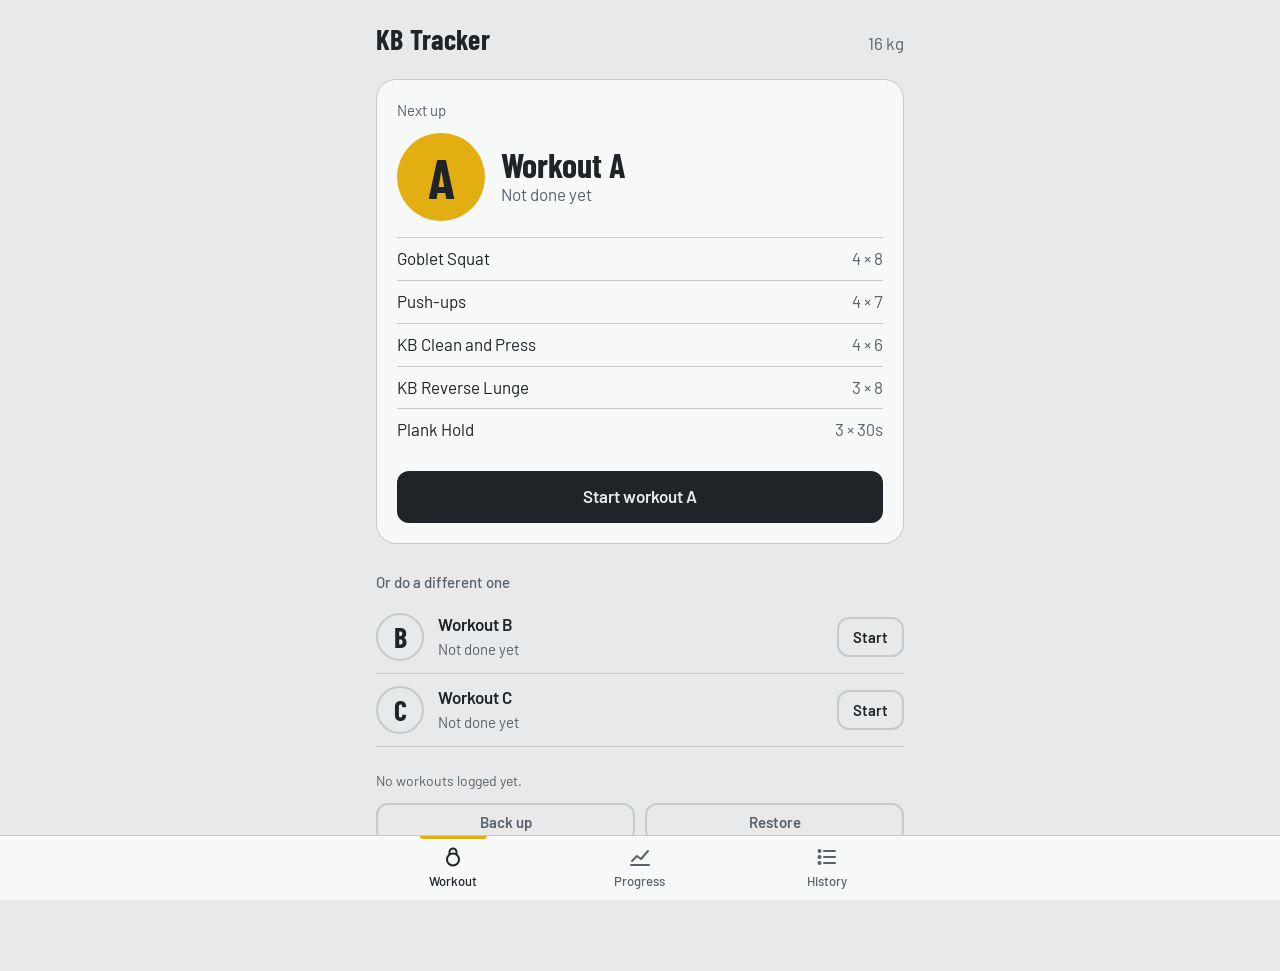
<file: index.html>
<!doctype html>
<html lang="en">
<head>
<meta charset="utf-8">
<meta name="viewport" content="width=device-width, initial-scale=1, viewport-fit=cover">
<meta name="theme-color" content="#E7E9EA" media="(prefers-color-scheme: light)">
<meta name="theme-color" content="#16191C" media="(prefers-color-scheme: dark)">
<title>KB Tracker</title>
<link rel="manifest" href="manifest.webmanifest">
<link rel="icon" href="icon-192.png">
<link rel="apple-touch-icon" href="icon-192.png">
<link rel="preconnect" href="https://fonts.googleapis.com">
<link rel="preconnect" href="https://fonts.gstatic.com" crossorigin>
<link href="https://fonts.googleapis.com/css2?family=Barlow+Condensed:wght@600;700&family=Barlow:wght@400;500;600&display=swap" rel="stylesheet">
<link rel="stylesheet" href="app.css">
</head>
<body>
<main id="app"></main>
<dialog id="sheet" aria-labelledby="sheet-title"></dialog>
<dialog id="timer" aria-labelledby="timer-title"></dialog>
<input type="file" id="restore-input" accept=".json,application/json" hidden>
<div id="toast" role="status" aria-live="polite"></div>

<script>
/* =========================================================
   YOUR PLAN. Edit here to change the routine.
   unit: "reps" or "sec". target = per set (per side if perSide).
   Optional: top (top of a rep range), note, variants, noPlan.
   ========================================================= */
window.KB_CONFIG = {
  id: "main",                 // keep as-is: it ties backups to this tracker
  appName: "KB Tracker",
  equipment: "16 kg",
  storageKey: "kbTracker.v1", // keep as-is: your history is stored under this
  swPath: "sw.js",
  routine: {
    A: { exercises: [
      { id: "goblet-squat",  name: "Goblet Squat",        unit: "reps", sets: 4, target: 8 },
      { id: "push-ups",      name: "Push-ups",            unit: "reps", sets: 4, target: 7 },
      { id: "clean-press",   name: "KB Clean and Press",  note: "Alternating arms", unit: "reps", sets: 4, target: 6, perSide: true },
      { id: "reverse-lunge", name: "KB Reverse Lunge",    unit: "reps", sets: 3, target: 8, perSide: true },
      { id: "plank",         name: "Plank Hold",          unit: "sec",  sets: 3, target: 30 },
    ]},
    B: { exercises: [
      { id: "swings",        name: "KB Swings",           note: "Russian, chest height", unit: "reps", sets: 4, target: 15 },
      { id: "sl-rdl",        name: "Single-Leg RDL",      unit: "reps", sets: 3, target: 8, perSide: true },
      { id: "row",           name: "Bent-Over Row",       unit: "reps", sets: 4, target: 10,
        variants: [ { id: "alt", label: "Alternating", perSide: true }, { id: "two", label: "Two-hand", perSide: false } ],
        defaultVariant: "alt" },
      { id: "glute-bridge",  name: "Glute Bridge",        unit: "reps", sets: 3, target: 12,
        variants: [ { id: "kb", label: "KB on hips" }, { id: "bw", label: "Bodyweight" } ],
        defaultVariant: "kb" },
      { id: "superman",      name: "Superman Hold",       unit: "sec",  sets: 2, target: 15 },
    ]},
    C: { exercises: [
      { id: "halo",          name: "KB Halo",             unit: "reps", sets: 3, target: 8 },
      { id: "dead-bug",      name: "Dead Bug",            unit: "reps", sets: 3, target: 10, perSide: true },
      { id: "bird-dog",      name: "Bird Dog",            unit: "reps", sets: 2, target: 10, perSide: true },
      { id: "side-plank",    name: "Side Plank",          unit: "sec",  sets: 2, target: 20, perSide: true },
      { id: "wall-sit",      name: "Wall Sit",            unit: "sec",  sets: 3, target: 20 },
      { id: "hip-90-90",     name: "90/90 Hip Stretch",   unit: "sec",  sets: 2, target: 45, perSide: true },
    ]},
  },
};
</script>
<script src="app.js"></script>
</body>
</html>
</file>
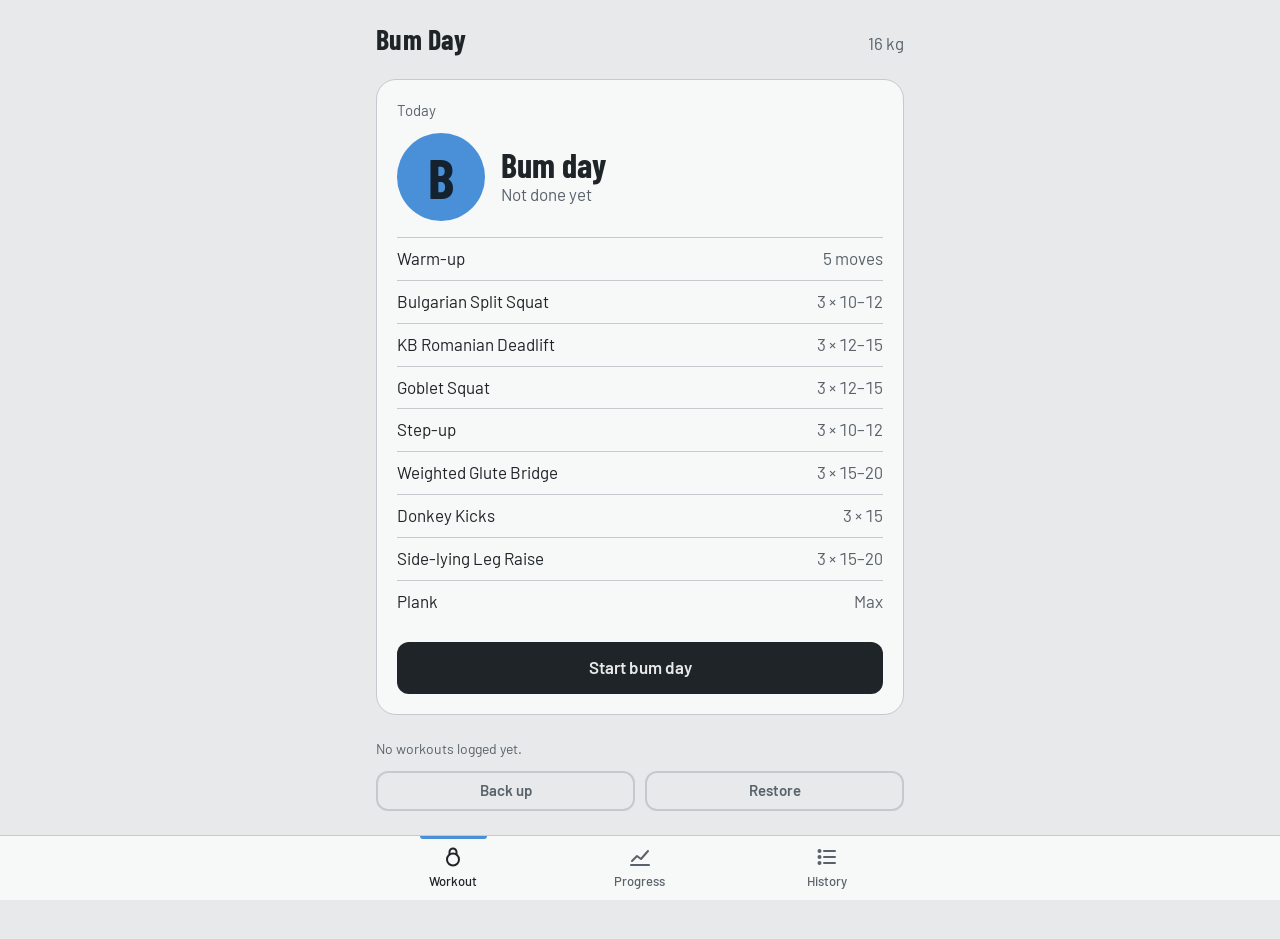
<file: her/index.html>
<!doctype html>
<html lang="en">
<head>
<meta charset="utf-8">
<meta name="viewport" content="width=device-width, initial-scale=1, viewport-fit=cover">
<meta name="theme-color" content="#E7E9EA" media="(prefers-color-scheme: light)">
<meta name="theme-color" content="#16191C" media="(prefers-color-scheme: dark)">
<title>Bum Day</title>
<link rel="manifest" href="manifest.webmanifest">
<link rel="icon" href="icon-192.png">
<link rel="apple-touch-icon" href="icon-192.png">
<link rel="preconnect" href="https://fonts.googleapis.com">
<link rel="preconnect" href="https://fonts.gstatic.com" crossorigin>
<link href="https://fonts.googleapis.com/css2?family=Barlow+Condensed:wght@600;700&family=Barlow:wght@400;500;600&display=swap" rel="stylesheet">
<link rel="stylesheet" href="../app.css">
</head>
<body>
<main id="app"></main>
<dialog id="sheet" aria-labelledby="sheet-title"></dialog>
<dialog id="timer" aria-labelledby="timer-title"></dialog>
<input type="file" id="restore-input" accept=".json,application/json" hidden>
<div id="toast" role="status" aria-live="polite"></div>

<script>
/* =========================================================
   HER PLAN. Edit here to change the routine.
   unit: "reps" or "sec". target = per set; top = top of the rep range.
   perSide: the number is per leg. warmup: a tick-off item, not tracked.
   noPlan: no starting target (for "as long as possible").
   ========================================================= */
window.KB_CONFIG = {
  id: "her",                       // keep as-is: it ties backups to this tracker
  appName: "Bum Day",
  equipment: "16 kg",
  storageKey: "kbTracker.her.v1",  // keep as-is: her history is stored under this
  swPath: "../sw.js",
  sideWord: "bum",
  accent: { light: "#4A90D9", dark: "#6AAEEB", on: "#14212E" },
  routine: {
    L: { name: "Bum day", letter: "B", exercises: [
      { id: "wu-squat",        name: "Bodyweight Squats",       warmup: true, unit: "reps", target: 20 },
      { id: "wu-bridge",       name: "Glute Bridges",           warmup: true, unit: "reps", target: 15 },
      { id: "wu-donkey",       name: "Donkey Kicks",            warmup: true, unit: "reps", target: 12, perSide: true },
      { id: "wu-hydrant",      name: "Fire Hydrants",           warmup: true, unit: "reps", target: 12, perSide: true },
      { id: "wu-hips",         name: "Hip Circles",             warmup: true, unit: "sec",  target: 30 },

      { id: "split-squat",     name: "Bulgarian Split Squat",   unit: "reps", sets: 3, target: 10, top: 12, perSide: true },
      { id: "kb-rdl",          name: "KB Romanian Deadlift",    unit: "reps", sets: 3, target: 12, top: 15 },
      { id: "goblet-squat",    name: "Goblet Squat",            unit: "reps", sets: 3, target: 12, top: 15 },
      { id: "step-up",         name: "Step-up",                 unit: "reps", sets: 3, target: 10, top: 12, perSide: true },
      { id: "weighted-bridge", name: "Weighted Glute Bridge",   note: "KB on hips", unit: "reps", sets: 3, target: 15, top: 20 },
      { id: "donkey-kick",     name: "Donkey Kicks",            unit: "reps", sets: 3, target: 15, perSide: true },
      { id: "side-leg-raise",  name: "Side-lying Leg Raise",    unit: "reps", sets: 3, target: 15, top: 20, perSide: true },
      { id: "plank",           name: "Plank",                   note: "As long as you can", unit: "sec", sets: 1, target: 30, noPlan: true },
    ]},
  },
};
</script>
<script src="../app.js"></script>
</body>
</html>
</file>
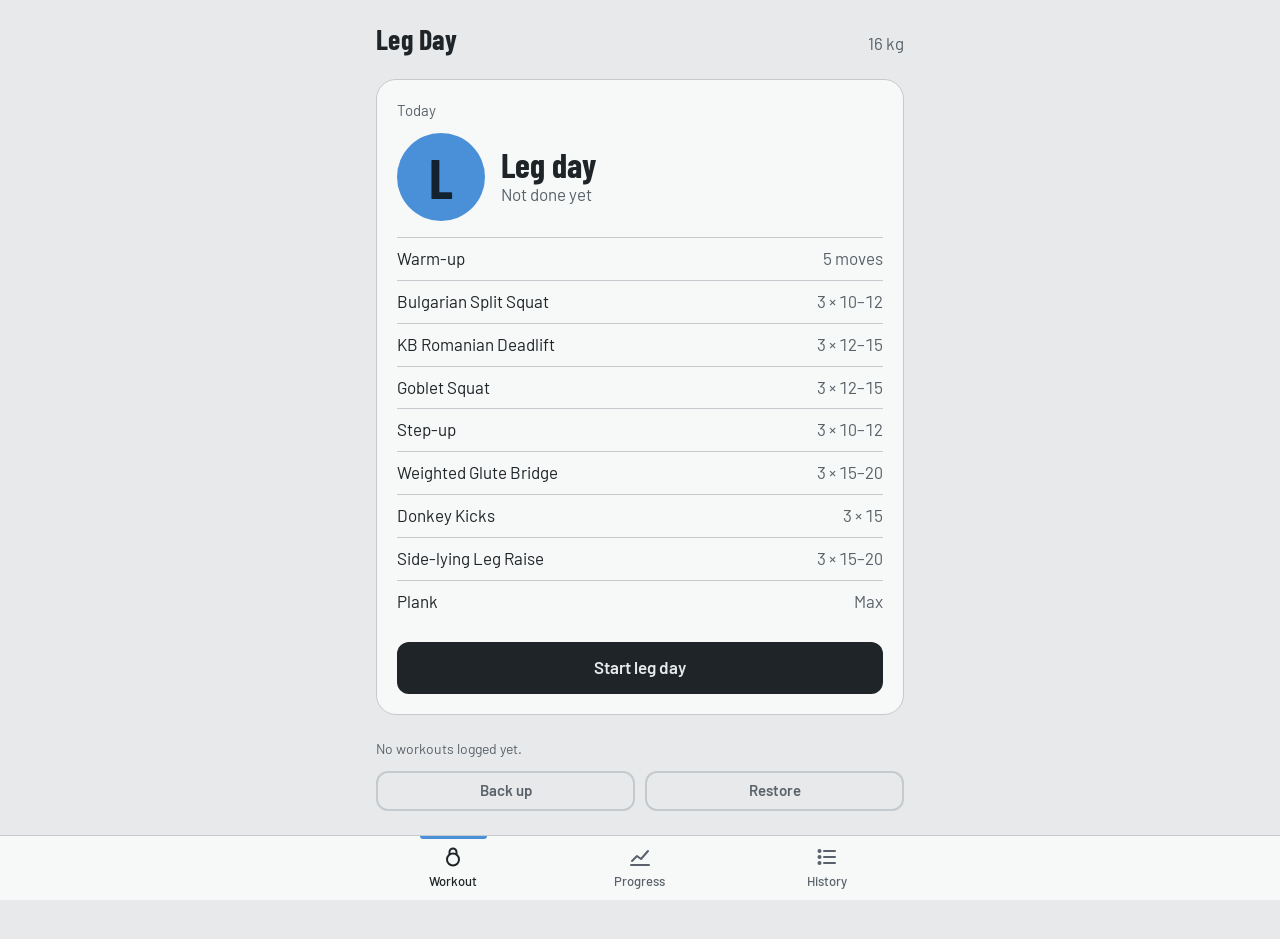
<file: her/index_1.html>
<!doctype html>
<html lang="en">
<head>
<meta charset="utf-8">
<meta name="viewport" content="width=device-width, initial-scale=1, viewport-fit=cover">
<meta name="theme-color" content="#E7E9EA" media="(prefers-color-scheme: light)">
<meta name="theme-color" content="#16191C" media="(prefers-color-scheme: dark)">
<title>Leg Day</title>
<link rel="manifest" href="manifest.webmanifest">
<link rel="icon" href="icon-192.png">
<link rel="apple-touch-icon" href="icon-192.png">
<link rel="preconnect" href="https://fonts.googleapis.com">
<link rel="preconnect" href="https://fonts.gstatic.com" crossorigin>
<link href="https://fonts.googleapis.com/css2?family=Barlow+Condensed:wght@600;700&family=Barlow:wght@400;500;600&display=swap" rel="stylesheet">
<link rel="stylesheet" href="../app.css">
</head>
<body>
<main id="app"></main>
<dialog id="sheet" aria-labelledby="sheet-title"></dialog>
<dialog id="timer" aria-labelledby="timer-title"></dialog>
<input type="file" id="restore-input" accept=".json,application/json" hidden>
<div id="toast" role="status" aria-live="polite"></div>

<script>
/* =========================================================
   HER PLAN. Edit here to change the routine.
   unit: "reps" or "sec". target = per set; top = top of the rep range.
   perSide: the number is per leg. warmup: a tick-off item, not tracked.
   noPlan: no starting target (for "as long as possible").
   ========================================================= */
window.KB_CONFIG = {
  id: "her",                       // keep as-is: it ties backups to this tracker
  appName: "Leg Day",
  equipment: "16 kg",
  storageKey: "kbTracker.her.v1",  // keep as-is: her history is stored under this
  swPath: "../sw.js",
  sideWord: "leg",
  accent: { light: "#4A90D9", dark: "#6AAEEB", on: "#14212E" },
  routine: {
    L: { name: "Leg day", letter: "L", exercises: [
      { id: "wu-squat",        name: "Bodyweight Squats",       warmup: true, unit: "reps", target: 20 },
      { id: "wu-bridge",       name: "Glute Bridges",           warmup: true, unit: "reps", target: 15 },
      { id: "wu-donkey",       name: "Donkey Kicks",            warmup: true, unit: "reps", target: 12, perSide: true },
      { id: "wu-hydrant",      name: "Fire Hydrants",           warmup: true, unit: "reps", target: 12, perSide: true },
      { id: "wu-hips",         name: "Hip Circles",             warmup: true, unit: "sec",  target: 30 },

      { id: "split-squat",     name: "Bulgarian Split Squat",   unit: "reps", sets: 3, target: 10, top: 12, perSide: true },
      { id: "kb-rdl",          name: "KB Romanian Deadlift",    unit: "reps", sets: 3, target: 12, top: 15 },
      { id: "goblet-squat",    name: "Goblet Squat",            unit: "reps", sets: 3, target: 12, top: 15 },
      { id: "step-up",         name: "Step-up",                 unit: "reps", sets: 3, target: 10, top: 12, perSide: true },
      { id: "weighted-bridge", name: "Weighted Glute Bridge",   note: "KB on hips", unit: "reps", sets: 3, target: 15, top: 20 },
      { id: "donkey-kick",     name: "Donkey Kicks",            unit: "reps", sets: 3, target: 15, perSide: true },
      { id: "side-leg-raise",  name: "Side-lying Leg Raise",    unit: "reps", sets: 3, target: 15, top: 20, perSide: true },
      { id: "plank",           name: "Plank",                   note: "As long as you can", unit: "sec", sets: 1, target: 30, noPlan: true },
    ]},
  },
};
</script>
<script src="../app.js"></script>
</body>
</html>
</file>
<file: app.css>
/* ---------- Tokens ---------- */
:root {
  --bg: #E7E9EA;        /* chalk */
  --surface: #F7F8F8;
  --ink: #1F2428;       /* cast iron */
  --muted: #59626A;
  --line: #C4CACE;
  --chip: #FFFFFF;
  --bell: #E2AE12;      /* 16 kg competition-bell yellow */
  --on-bell: #1F2428;
  --danger: #A23B2A;
  --up: #2E7A47;        /* beat last time */
  --down: #B04E17;      /* fell short */
  --display: "Barlow Condensed", "Roboto Condensed", "Arial Narrow", sans-serif;
  --body: "Barlow", system-ui, -apple-system, "Segoe UI", Roboto, sans-serif;
  color-scheme: light;
  box-sizing: border-box;
  padding-top: env(safe-area-inset-top, 0px);
  padding-bottom: env(safe-area-inset-bottom, 0px);
}
@media (prefers-color-scheme: dark) {
  :root:not([data-theme="light"]) {
    --bg: #16191C;
    --surface: #1F2428;
    --ink: #E9EBEC;
    --muted: #9BA4AB;
    --line: #353C42;
    --chip: #272D32;
    --bell: #F0C02E;
    --on-bell: #16191C;
    --danger: #E07A63;
    --up: #5CC184;
    --down: #E8874E;
    color-scheme: dark;
  }
}

/* ---------- Base ---------- */
*, *::before, *::after { box-sizing: inherit; }
html, body { margin: 0; }
body {
  background: var(--bg);
  color: var(--ink);
  font-family: var(--body);
  font-size: 17px;
  line-height: 1.4;
  -webkit-tap-highlight-color: transparent;
}
main { max-width: 560px; margin: 0 auto; padding: 16px 16px 128px; }
h1, h2, h3 { margin: 0; font-weight: 600; }
p { margin: 0; }
.muted { color: var(--muted); }
button { font: inherit; color: inherit; }
:focus-visible { outline: 3px solid var(--bell); outline-offset: 2px; }

/* ---------- Buttons ---------- */
.btn {
  display: inline-flex; align-items: center; justify-content: center;
  min-height: 52px; padding: 0 20px;
  border-radius: 12px; border: 2px solid transparent;
  font-weight: 600; font-size: 17px; cursor: pointer;
  touch-action: manipulation;
}
.btn.primary { background: var(--ink); color: var(--bg); width: 100%; }
.btn.ghost { background: transparent; border-color: var(--line); }
.btn.small { min-height: 40px; padding: 0 14px; font-size: 15px; }
.btn.danger { color: var(--danger); }

/* ---------- Workout letter disc (the memorable element) ---------- */
.disc {
  flex: none;
  display: grid; place-items: center;
  width: 56px; height: 56px; border-radius: 50%;
  background: var(--bell); color: var(--on-bell);
  font-family: var(--display); font-weight: 700; font-size: 34px; line-height: 1;
}
.disc.big { width: 88px; height: 88px; font-size: 56px; }
.disc.outline { background: transparent; color: var(--ink); border: 2px solid var(--line); width: 48px; height: 48px; font-size: 28px; }

/* ---------- Home ---------- */
.top { display: flex; align-items: baseline; justify-content: space-between; margin: 4px 0 20px; }
.brand { font-family: var(--display); font-weight: 700; font-size: 28px; letter-spacing: 0.01em; }

.next { background: var(--surface); border: 1px solid var(--line); border-radius: 20px; padding: 20px; }
.next-label { color: var(--muted); font-size: 15px; margin-bottom: 12px; }
.next-head { display: flex; gap: 16px; align-items: center; margin-bottom: 16px; }
.next-head h2 { font-family: var(--display); font-weight: 700; font-size: 34px; line-height: 1.05; }
.ex-list { list-style: none; margin: 0 0 20px; padding: 0; }
.ex-list li { display: flex; justify-content: space-between; gap: 12px; padding: 9px 0; border-top: 1px solid var(--line); }
.ex-list li span:last-child { color: var(--muted); white-space: nowrap; font-variant-numeric: tabular-nums; }

.others { margin-top: 28px; }
.others h3 { font-size: 15px; font-weight: 500; color: var(--muted); margin-bottom: 8px; }
.other-row { display: flex; align-items: center; gap: 14px; padding: 12px 0; border-bottom: 1px solid var(--line); }
.other-row .text { flex: 1; min-width: 0; }
.other-row .text strong { display: block; font-weight: 600; }
.other-row .text span { font-size: 15px; color: var(--muted); }
.footnote { margin-top: 24px; font-size: 14px; color: var(--muted); }
.footnote strong { color: var(--ink); font-weight: 600; }
.backup-row { display: flex; gap: 10px; margin-top: 12px; }
.backup-row .btn { flex: 1; }

/* ---------- Session ---------- */
.session-head { display: flex; align-items: center; gap: 14px; margin: 4px 0 14px; }
.session-head .text { flex: 1; min-width: 0; }
.session-head h1 { font-family: var(--display); font-weight: 700; font-size: 30px; line-height: 1.05; }
.session-head p { font-size: 15px; }
.progress { height: 6px; background: var(--line); border-radius: 3px; overflow: hidden; }
.progress > div { height: 100%; background: var(--bell); transition: width 200ms ease; }
.hint { font-size: 15px; color: var(--muted); margin: 12px 0 4px; }

.exercises { list-style: none; margin: 0; padding: 0; }
.ex { padding: 18px 0; border-bottom: 1px solid var(--line); }
.ex-head { display: flex; justify-content: space-between; align-items: baseline; gap: 12px; }
.ex-head h2 { font-size: 19px; font-weight: 600; }
.tally { font-family: var(--display); font-weight: 600; font-size: 20px; color: var(--muted); font-variant-numeric: tabular-nums; }
.tally.complete { color: var(--ink); }
.meta { font-size: 15px; color: var(--muted); margin: 2px 0 12px; }

.chips { display: flex; flex-wrap: wrap; gap: 8px; }
.chip {
  width: 52px; height: 52px; border-radius: 50%;
  border: 2px solid var(--line); background: var(--chip); color: var(--ink);
  font-family: var(--display); font-weight: 600; font-size: 24px; line-height: 1;
  display: grid; place-items: center; cursor: pointer; padding: 0;
  touch-action: manipulation; user-select: none; -webkit-user-select: none; -webkit-touch-callout: none;
  transition: background-color 120ms ease, border-color 120ms ease;
}
.chip { white-space: nowrap; letter-spacing: -0.01em; }
.chip small { font-size: 13px; margin-left: 1px; }
.chip.done { background: var(--bell); border-color: var(--bell); color: var(--on-bell); }
.chip.extra { border-style: dashed; }
.chip.extra.done { border-style: solid; box-shadow: inset 0 0 0 3px var(--on-bell); }
.chip.add { border-style: dashed; color: var(--muted); font-size: 28px; font-weight: 400; background: transparent; }
.chip.pop { animation: pop 180ms ease-out; }
@keyframes pop { 0% { transform: scale(0.88); } 100% { transform: scale(1); } }

.finish-bar {
  position: fixed; left: 0; right: 0; bottom: 0;
  background: var(--surface); border-top: 1px solid var(--line);
  padding: 12px 16px calc(12px + env(safe-area-inset-bottom, 0px));
}
.finish-inner { max-width: 560px; margin: 0 auto; display: flex; align-items: center; gap: 14px; }
.finish-inner .count { flex: none; font-size: 15px; color: var(--muted); font-variant-numeric: tabular-nums; }
.finish-inner .btn { flex: 1; }

/* ---------- Edit sheet ---------- */
dialog#sheet {
  border: none; padding: 0; margin: auto auto 0; width: 100%; max-width: 560px;
  background: var(--surface); color: var(--ink);
  border-radius: 20px 20px 0 0;
}
dialog#sheet::backdrop { background: rgba(10, 12, 14, 0.5); }
.sheet-body { padding: 22px 20px calc(20px + env(safe-area-inset-bottom, 0px)); }
.sheet-body h2 { font-size: 20px; }
.stepper { display: flex; align-items: center; justify-content: center; gap: 24px; margin: 22px 0; }
.stepper button {
  width: 68px; height: 68px; border-radius: 50%; border: 2px solid var(--line);
  background: var(--chip); font-size: 32px; cursor: pointer; touch-action: manipulation;
}
.stepper output { font-family: var(--display); font-weight: 700; font-size: 56px; min-width: 2.6ch; text-align: center; font-variant-numeric: tabular-nums; }
.stepper output small { font-size: 26px; color: var(--muted); }
.sheet-row { display: flex; flex-wrap: wrap; gap: 10px; margin-top: 10px; }
.sheet-row .btn { flex: 1; }

/* ---------- Warm-up checklist ---------- */
.section-label { list-style: none; font-size: 15px; font-weight: 600; color: var(--muted); padding: 22px 0 0; letter-spacing: 0.02em; }
.ex.warm { padding: 12px 0; }
.warm-row { display: flex; align-items: center; justify-content: space-between; gap: 12px; }
.ex.warm h2 { font-size: 17px; font-weight: 500; }
.ex.warm .meta { margin: 0; }
.chip.check { flex: none; font-family: var(--body); font-size: 22px; color: var(--muted); }
.chip.check.done { color: var(--on-bell); }

/* ---------- Comparison with last time ---------- */
.cmp { font-family: var(--display); font-weight: 600; font-size: 21px; white-space: nowrap; font-variant-numeric: tabular-nums; }
.cmp .vs { font-family: var(--body); font-weight: 500; font-size: 15px; color: var(--muted); margin-left: 3px; }
.cmp.up { color: var(--up); }
.cmp.down { color: var(--down); }
.cmp.eq { color: var(--ink); }
.cmp.prog, .cmp.new { color: var(--muted); }

.variants { display: flex; gap: 8px; margin: -2px 0 12px; }
.variant-btn {
  min-height: 38px; padding: 0 14px; border-radius: 999px;
  border: 2px solid var(--line); background: transparent;
  font-size: 15px; font-weight: 500; cursor: pointer; touch-action: manipulation;
}
.variant-btn[aria-pressed="true"] { background: var(--ink); color: var(--bg); border-color: var(--ink); }

/* ---------- Summary ---------- */
.score { display: grid; grid-template-columns: repeat(3, 1fr); gap: 10px; margin: 20px 0 8px; }
.score div { background: var(--surface); border: 1px solid var(--line); border-radius: 16px; padding: 12px 14px; }
.score strong { display: block; font-family: var(--display); font-weight: 700; font-size: 46px; line-height: 1; }
.score span { font-size: 15px; color: var(--muted); }
.score .up strong { color: var(--up); }
.score .down strong { color: var(--down); }
.score-note { font-size: 15px; color: var(--muted); margin-bottom: 12px; }
.results { list-style: none; margin: 0 0 24px; padding: 0; }
.results li { display: flex; justify-content: space-between; align-items: baseline; gap: 12px; padding: 12px 0; border-bottom: 1px solid var(--line); }
.results li .name small { display: block; font-size: 14px; color: var(--muted); }

/* ---------- Hold stopwatch ---------- */
.chip.timer { background: transparent; color: var(--ink); }
.chip.timer svg { width: 26px; height: 26px; }
dialog#timer {
  width: 100%; height: 100%; max-width: none; max-height: none; margin: 0;
  border: none; padding: 0; background: var(--bg); color: var(--ink);
}
dialog#timer::backdrop { background: var(--bg); }
.timer-body {
  height: 100%; display: flex; flex-direction: column; align-items: center; justify-content: space-between;
  padding: calc(28px + env(safe-area-inset-top, 0px)) 20px calc(20px + env(safe-area-inset-bottom, 0px));
  text-align: center;
}
.timer-body h2 { font-size: 22px; }
.ring { position: relative; width: min(78vw, 320px); aspect-ratio: 1; }
.ring svg { width: 100%; height: 100%; transform: rotate(-90deg); }
.ring circle { fill: none; stroke-width: 7; }
.ring .track { stroke: var(--line); }
.ring .fill { stroke: var(--bell); stroke-linecap: round; transition: stroke 200ms; }
.ring.passed .fill { stroke: var(--up); }
.ring-inner { position: absolute; inset: 0; display: grid; place-content: center; }
.ring-num { font-family: var(--display); font-weight: 700; font-size: clamp(88px, 30vw, 128px); line-height: 1; font-variant-numeric: tabular-nums; }
.ring.ready .ring-num { color: var(--muted); }
.ring.passed .ring-num { color: var(--up); }
.ring-label { font-size: 17px; color: var(--muted); margin-top: 6px; }
.ring.passed .ring-label { color: var(--up); font-weight: 600; }
.timer-actions { width: 100%; max-width: 480px; display: grid; gap: 10px; }
.btn.huge { min-height: 88px; font-size: 22px; border-radius: 18px; }

/* ---------- Bottom navigation ---------- */
.tabbar {
  position: fixed; left: 0; right: 0; bottom: 0; z-index: 5;
  background: var(--surface); border-top: 1px solid var(--line);
  padding-bottom: env(safe-area-inset-bottom, 0px);
}
.tabbar-inner { max-width: 560px; margin: 0 auto; display: grid; grid-template-columns: repeat(3, 1fr); }
.tab {
  position: relative; display: flex; flex-direction: column; align-items: center; gap: 3px;
  padding: 9px 0 10px; color: var(--muted); text-decoration: none; font-size: 13px; font-weight: 500;
}
.tab svg { width: 24px; height: 24px; }
.tab[aria-current="page"] { color: var(--ink); }
.tab[aria-current="page"]::before {
  content: ""; position: absolute; top: 0; left: 32%; right: 32%; height: 3px;
  border-radius: 0 0 3px 3px; background: var(--bell);
}
.page-title { font-family: var(--display); font-weight: 700; font-size: 34px; margin: 4px 0 6px; }
.page-intro { color: var(--muted); font-size: 15px; margin-bottom: 8px; }
.empty { color: var(--muted); padding: 28px 0; }

/* ---------- Progress ---------- */
.headline { font-size: 19px; font-weight: 500; margin: 14px 0 0; }
.headline strong { font-weight: 700; }
.score.stats strong { font-size: 38px; }
.score.stats strong small { font-size: 18px; font-weight: 600; margin-left: 2px; }
.prog-group { margin-top: 26px; }
.prog-group h2 { display: flex; align-items: center; gap: 10px; font-size: 18px; margin-bottom: 2px; }
.prog-group h2 .disc { width: 32px; height: 32px; font-size: 20px; }
.trend { border-bottom: 1px solid var(--line); }
.trend-row {
  width: 100%; display: grid; grid-template-columns: 1fr auto auto; align-items: center; gap: 12px;
  padding: 12px 0; background: none; border: 0; text-align: left; cursor: pointer;
}
.trend-row .name { font-weight: 500; }
.trend-row .name small { display: block; font-size: 14px; font-weight: 400; color: var(--muted); }
.spark { display: block; width: 84px; height: 30px; }
.spark polyline { fill: none; stroke: var(--ink); stroke-width: 2; stroke-linejoin: round; stroke-linecap: round; }
.spark circle { fill: var(--bell); stroke: var(--ink); stroke-width: 1.5; }
.change { font-family: var(--display); font-weight: 600; font-size: 20px; min-width: 58px; text-align: right; font-variant-numeric: tabular-nums; }
.change.up { color: var(--up); }
.change.down { color: var(--down); }
.change.flat { color: var(--muted); }
.trend-detail { padding: 0 0 16px; }
.chart { display: block; width: 100%; height: auto; }
.chart .grid { stroke: var(--line); stroke-width: 1; }
.chart text { fill: var(--muted); font-size: 10px; font-family: var(--body); }
.chart polyline { fill: none; stroke: var(--ink); stroke-width: 2; stroke-linejoin: round; }
.chart circle { fill: var(--bell); stroke: var(--ink); stroke-width: 1.5; }
.chart circle.plan { fill: var(--bg); }
.entries { list-style: none; margin: 8px 0 0; padding: 0; font-size: 15px; }
.entries li { display: flex; justify-content: space-between; gap: 12px; padding: 6px 0; color: var(--muted); }
.entries li strong { color: var(--ink); font-weight: 600; font-variant-numeric: tabular-nums; white-space: nowrap; }

/* ---------- History ---------- */
.month { font-size: 15px; font-weight: 500; color: var(--muted); margin: 22px 0 2px; }
.hist-row { display: flex; align-items: center; gap: 14px; padding: 12px 0; border-bottom: 1px solid var(--line); color: inherit; text-decoration: none; }
.hist-row .text { flex: 1; min-width: 0; }
.hist-row strong { display: block; font-weight: 600; }
.hist-row span { font-size: 15px; color: var(--muted); }
.visually-hidden { position: absolute; width: 1px; height: 1px; overflow: hidden; clip: rect(0 0 0 0); white-space: nowrap; }
.hist-row .chev { font-size: 24px; line-height: 1; }
.date-input {
  font: inherit; font-size: 15px; color: var(--ink); background: var(--chip);
  border: 2px solid var(--line); border-radius: 10px; padding: 4px 10px; min-height: 40px; margin-top: 4px;
}

/* ---------- Misc ---------- */
.warning { background: var(--danger); color: #fff; border-radius: 12px; padding: 12px 14px; margin-bottom: 16px; font-size: 15px; }
#toast {
  position: fixed; left: 50%; bottom: calc(96px + env(safe-area-inset-bottom, 0px));
  transform: translateX(-50%) translateY(20px); opacity: 0;
  background: var(--ink); color: var(--bg); padding: 10px 18px; border-radius: 999px;
  font-weight: 500; pointer-events: none; transition: opacity 200ms, transform 200ms;
}
#toast.show { opacity: 1; transform: translateX(-50%) translateY(0); }

@media (prefers-reduced-motion: reduce) {
  *, *::before, *::after { animation: none !important; transition: none !important; }
}
</file>
